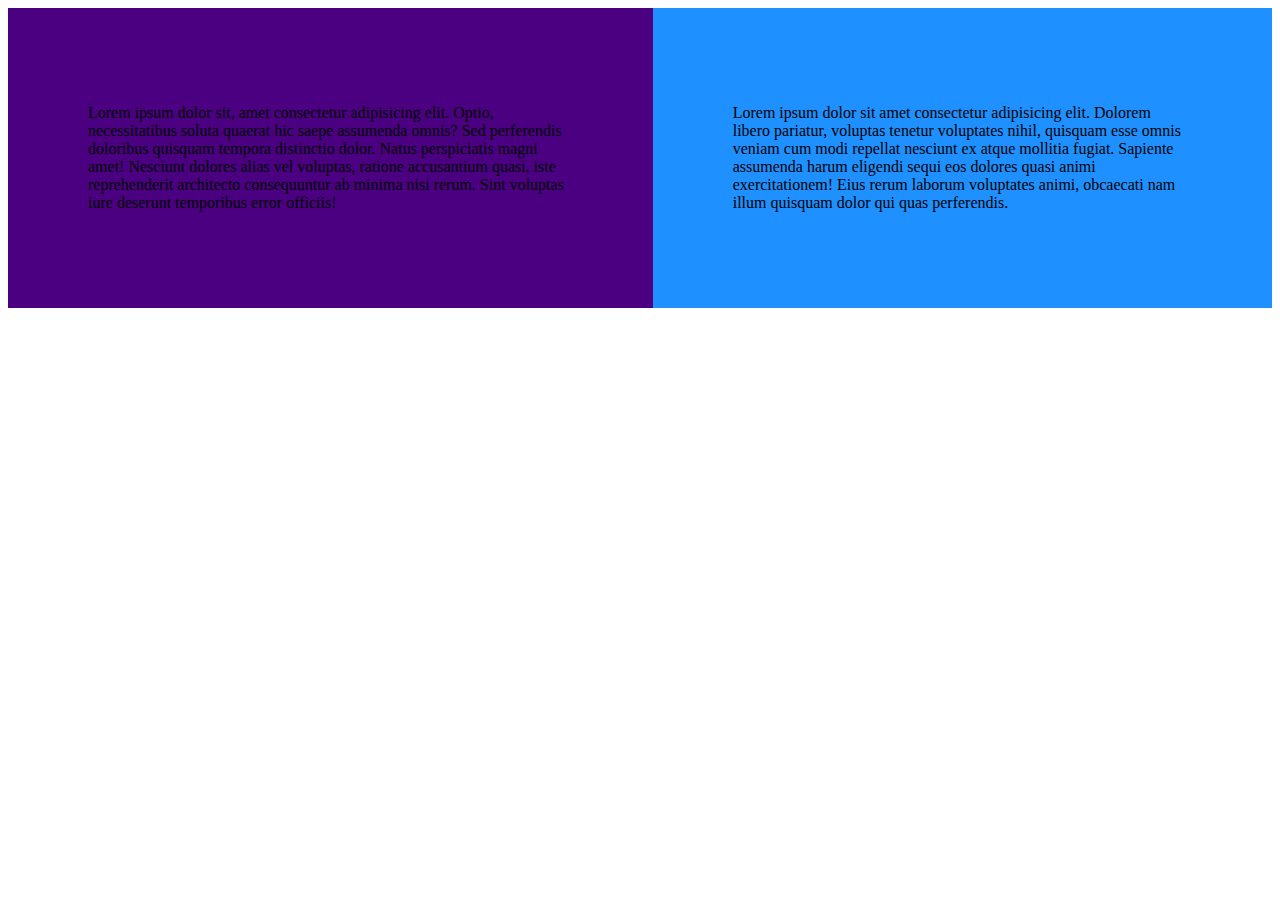
<file: Layout/11-Media Queries/Index.html>
<!DOCTYPE html>
<html lang="en">
<head>
   
    <title>Document</title>
    <link rel="stylesheet" href="style.css"
</head>
<body>
<div class="container">
    <div class="box">
        <p>Lorem ipsum dolor sit, amet consectetur adipisicing elit. Optio, necessitatibus soluta quaerat hic saepe assumenda omnis? Sed perferendis doloribus quisquam tempora distinctio dolor. Natus perspiciatis magni amet! Nesciunt dolores alias vel voluptas, ratione accusantium quasi, iste reprehenderit architecto consequuntur ab minima nisi rerum. Sint voluptas iure deserunt temporibus error officiis!</p>
    </div>
    <div class="box ">
        <p>Lorem ipsum dolor sit amet consectetur adipisicing elit. Dolorem libero pariatur, voluptas tenetur voluptates nihil, quisquam esse omnis veniam cum modi repellat nesciunt ex atque mollitia fugiat. Sapiente assumenda harum eligendi sequi eos dolores quasi animi exercitationem! Eius rerum laborum voluptates animi, obcaecati nam illum quisquam dolor qui quas perferendis.</p>
    </div>
</div>
</div>
  </div>
</body>
</html>
</file>
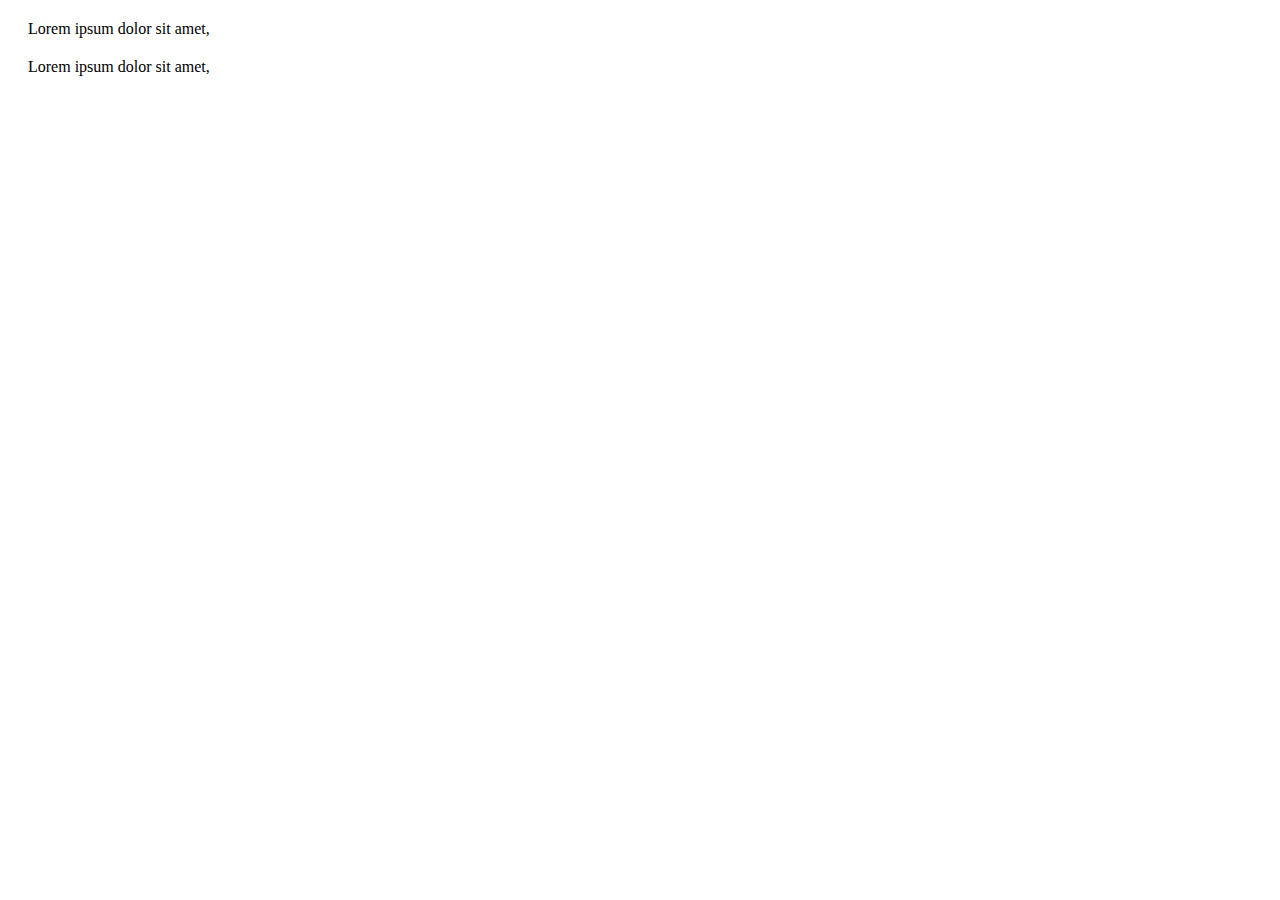
<file: Layout/2-Box-Model/index.html>
<!DOCTYPE html>
<html lang="en">
  <head>
    <title>Document</title>
    <!-- rel => relationship  -->
    <!-- href => HyperText Reference -->
    <link rel="stylesheet" href="style.css" />
  </head>
  <body>
    <p>Lorem ipsum dolor sit amet,</p>
    <p>Lorem ipsum dolor sit amet,</p>
  </body>
</html>
</file>
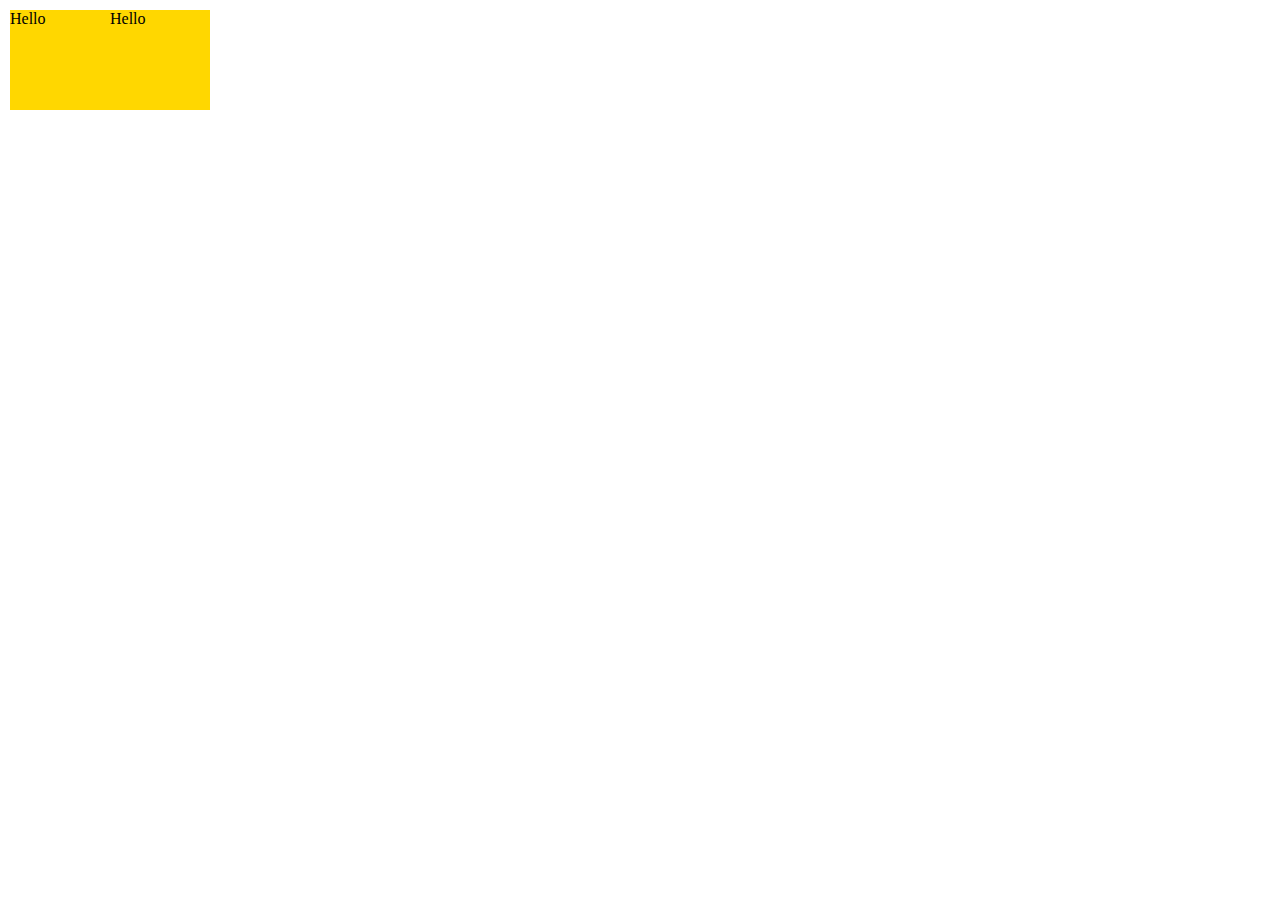
<file: Layout/3-Sizing-Elements/index.html>
<!DOCTYPE html>
<html lang="en">
  <head>
    <title>Document</title>
  </head>
  <link rel="stylesheet" href="style.css" />
  <body>
    <span class="box"></span><span class="box"></span>
  </body>
</html>
</file>
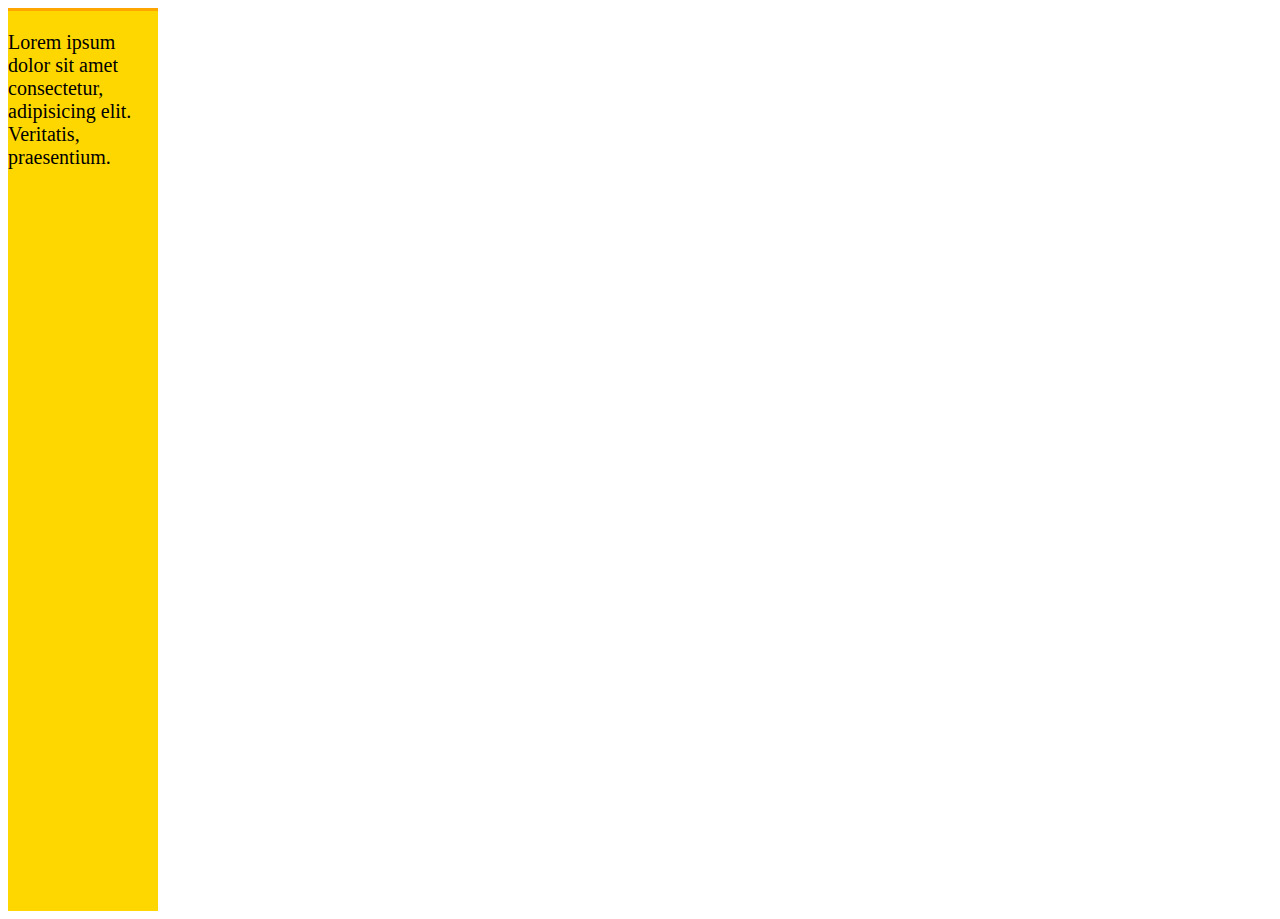
<file: Layout/5-Measurement Units/Index.html>
<!DOCTYPE html>
<html lang="en">
  <head>
    <title>Document</title>
    <link rel="stylesheet" href="style.css"
  </head>
  <body>
    <div class="box">
      <p>
        Lorem ipsum dolor sit amet consectetur, adipisicing elit. Veritatis,
        praesentium.
      </p>
    </div>
  </body>
</html>
</file>
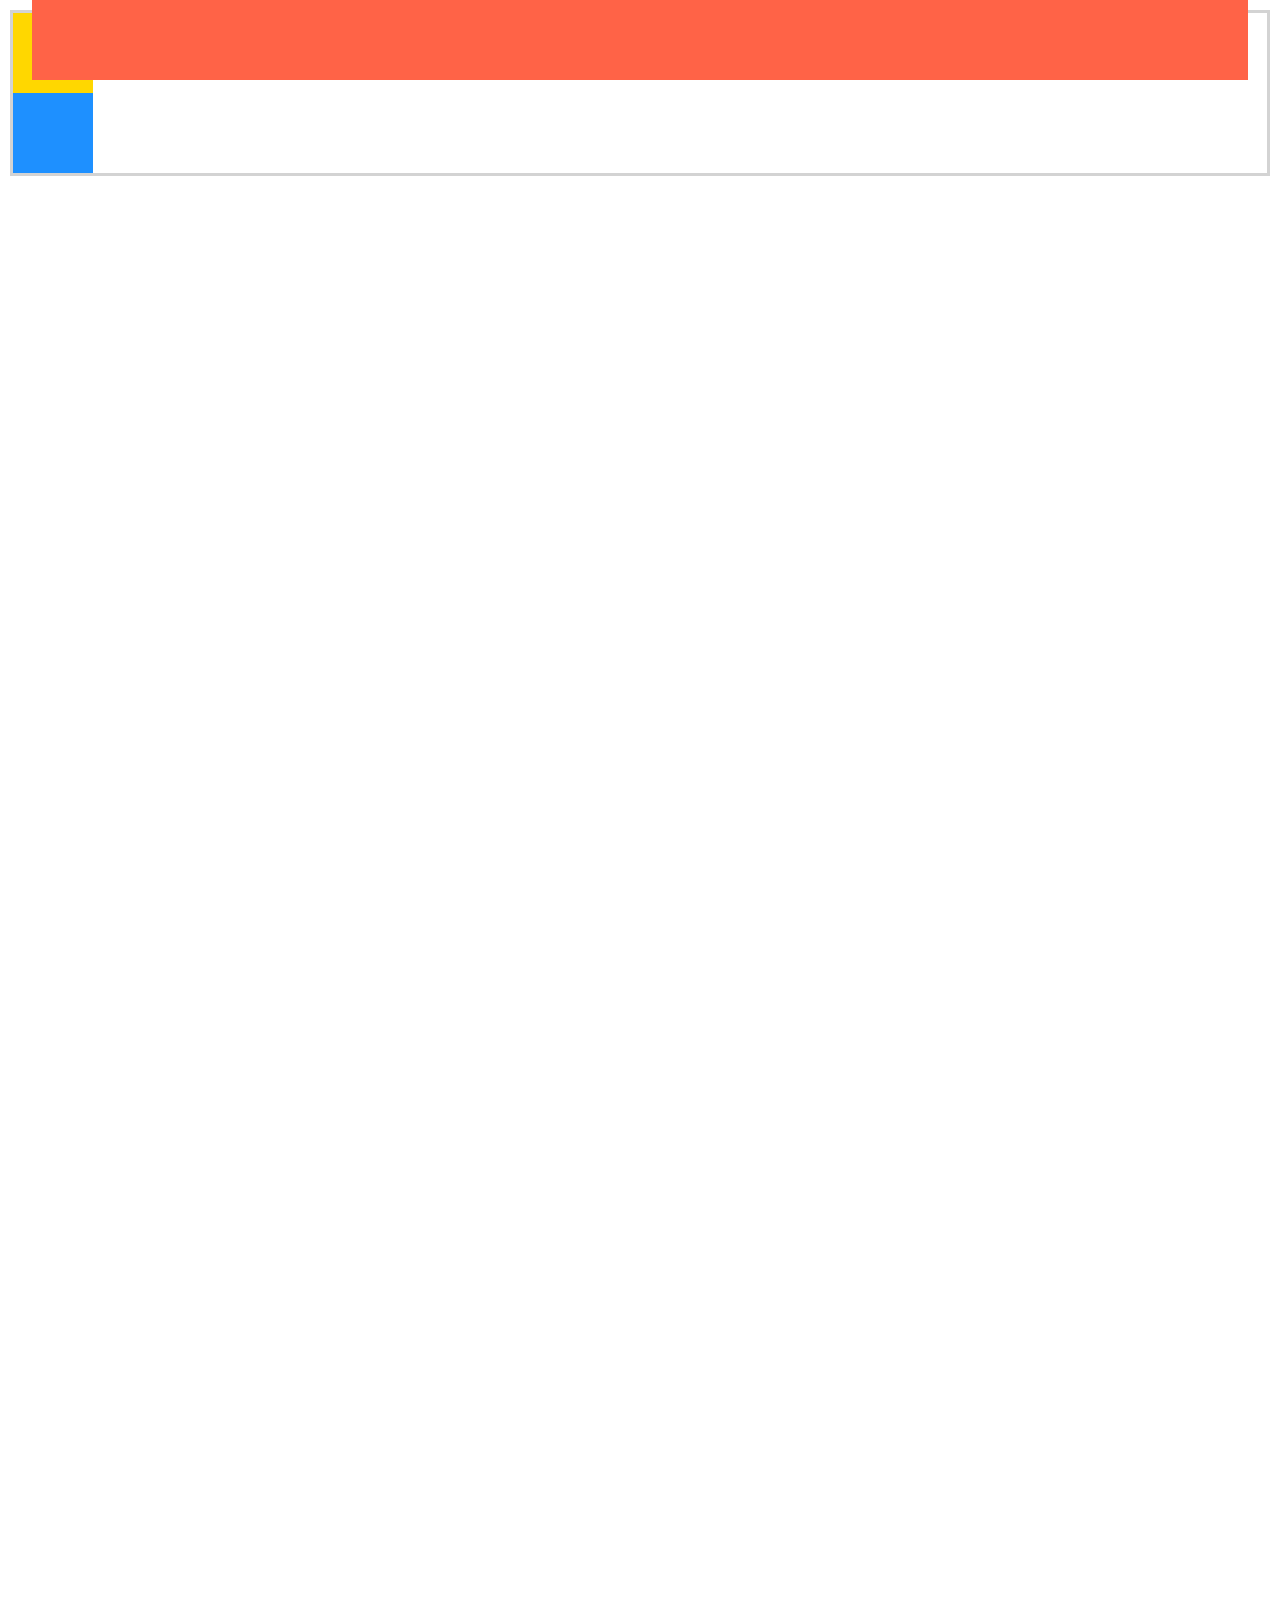
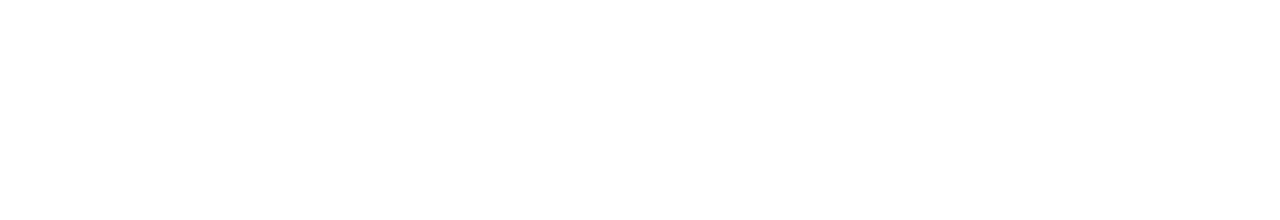
<file: Layout/6-Positioning/Index.html>
<!DOCTYPE html>
<html lang="en">
  <head>
    <title>Document</title>
    <link rel="stylesheet" href="style.css"
  </head>
  <body>
    <div class="boxes">
      <div class="box box-one"></div>
      <div class="box box-two"></div>
      <div class="box box-three"></div>
    </div>
  </body>
</html>
</file>
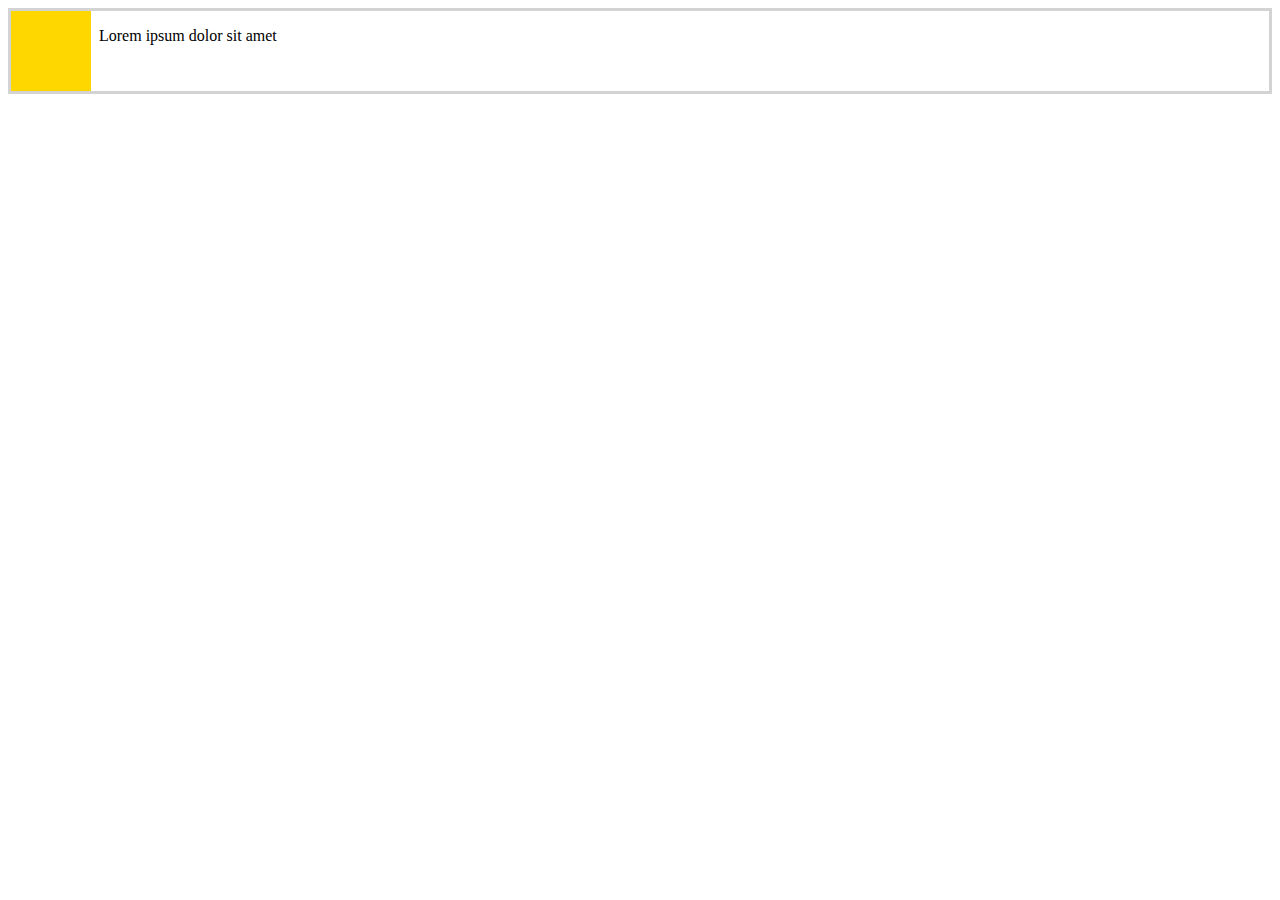
<file: Layout/7-Floating Elements/Index.html>
<!DOCTYPE html>
<html lang="en">
  <head>
    <title>Document</title>
    <link rel="stylesheet" href="style.css"
  </head>
  <body>
    <article class="tweet clearfix">
      <div class="avator"></div>
      <p>Lorem ipsum dolor sit amet</p>
    </article>
  </body>
</html>
</file>
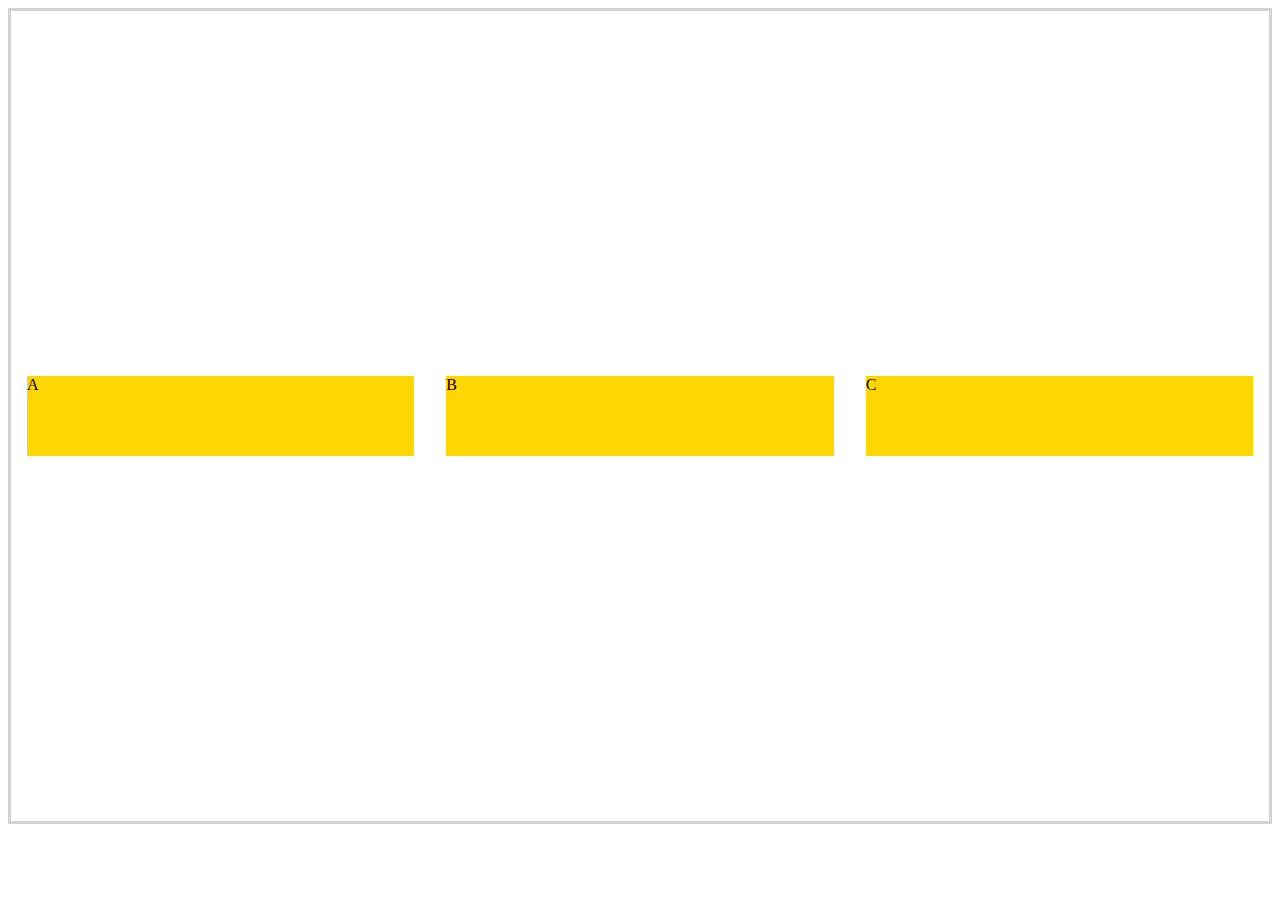
<file: Layout/8-Flexbox/Index.html>
<!DOCTYPE html>
<html lang="en">
<head>
    
    <title>Document</title>
    <link rel="stylesheet" href="style.css"
</head>
<body>
    <div class="container">
        <div class="box box-one">A</div>
        <div class="box">B</div>
        <div class="box">C</div>
        
        </div>
</body>
</html>
</file>
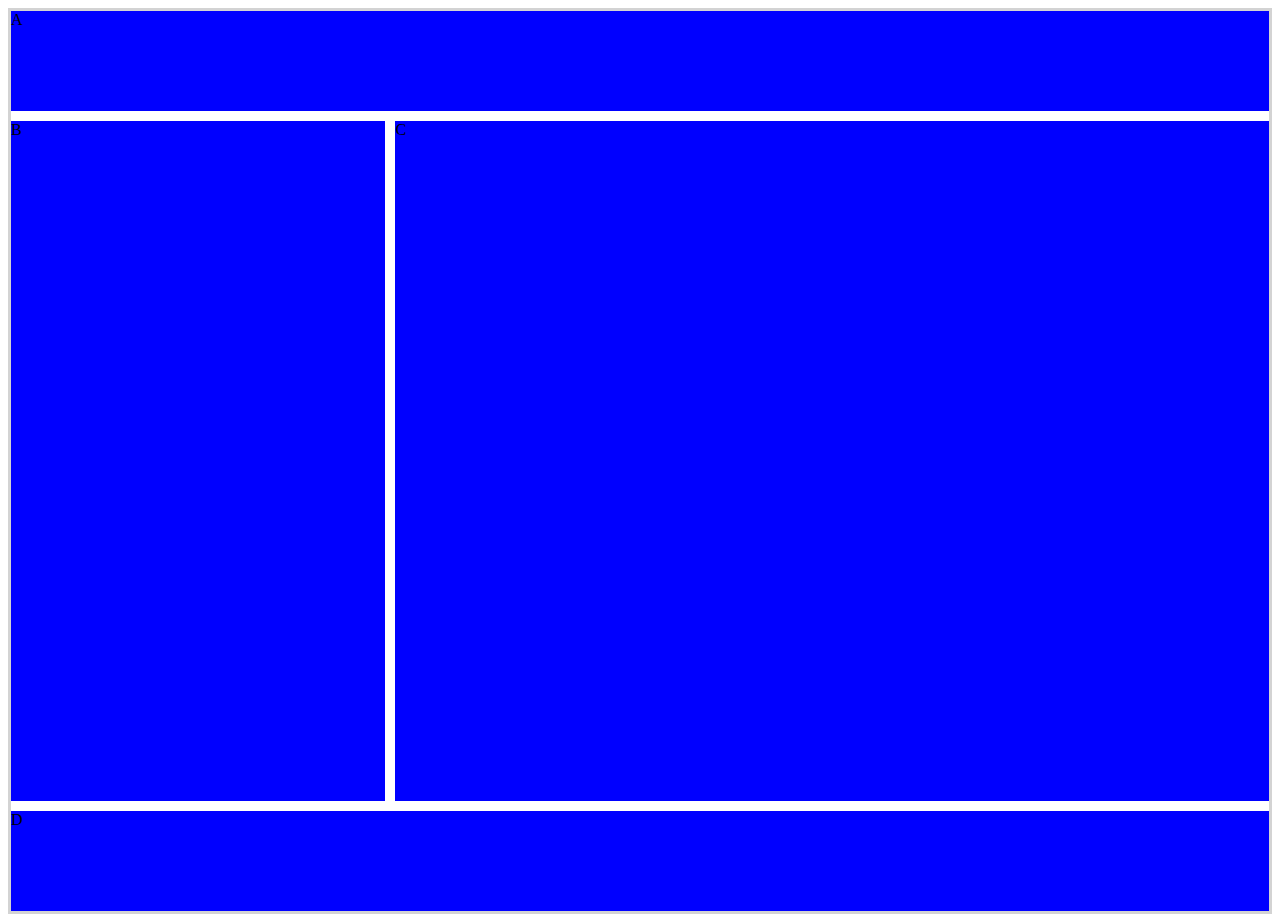
<file: Layout/9-Grid/Index.html>
<!DOCTYPE html>
<html lang="en">
<head>
<title>Document</title>
<link rel="stylesheet" href="style.css"
</head>
<body>
    <div class="container">
        <div class="box box-one">A</div>
        <div class="box">B</div>
        <div class="box">C</div>
        <div class="box box-four">D</div>
    </div>
    
    
</body>
</html>
</file>
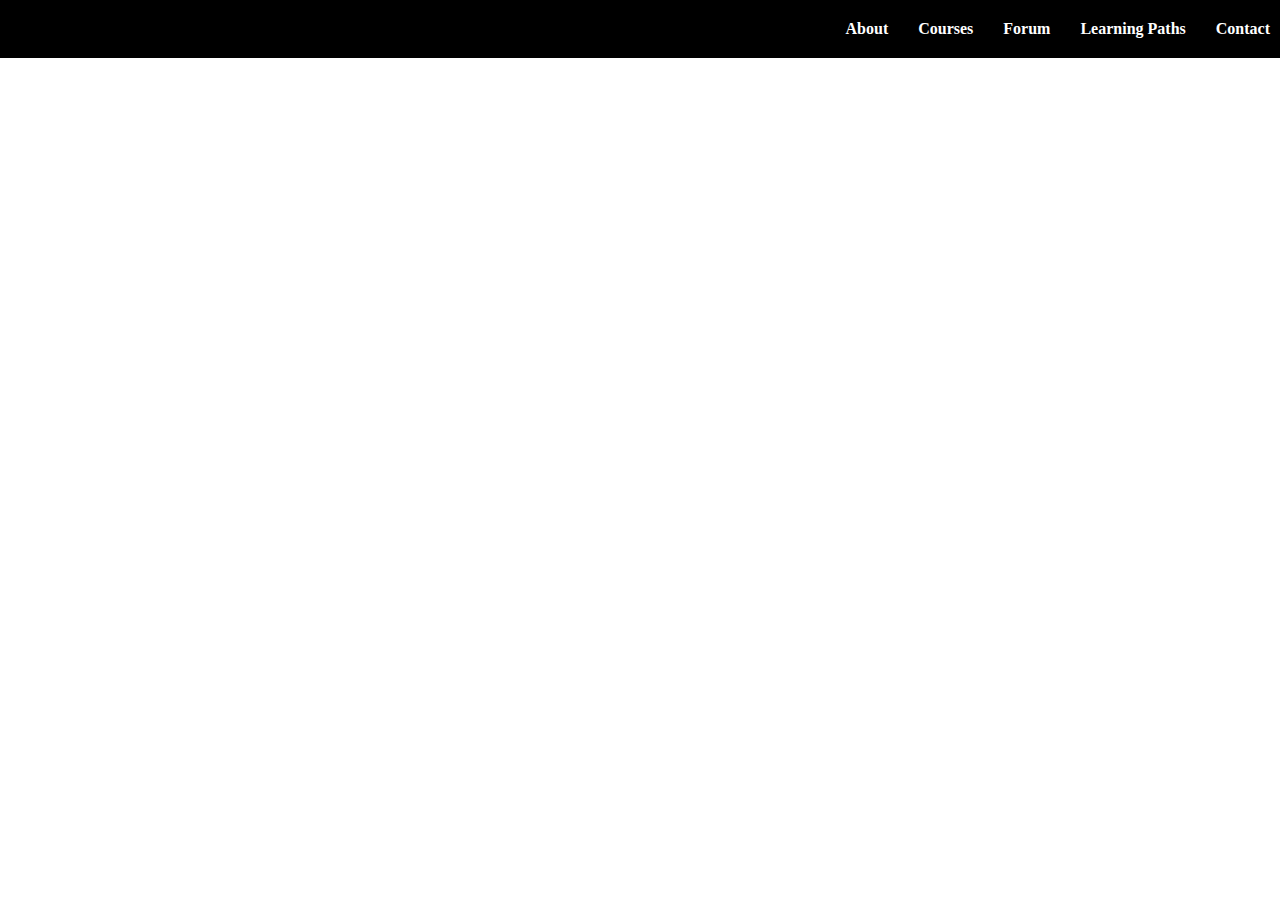
<file: Layout/Exercise-1 (Creating a navigation bar)/index.html>
<!DOCTYPE html>
<html lang="en">
  <head>
    <title>Document</title>
    <link rel="stylesheet" href="style.css"
  </head>
  <body>
    <div class="container">
      <div class="nav">
        <div class="item">About</div>
        <div class="item">Courses</div>
        <div class="item">Forum</div>
        <div class="item">Learning Paths</div>
        <div class="item">Contact</div>
      </div>
    </div>
  </body>
</html>
</file>
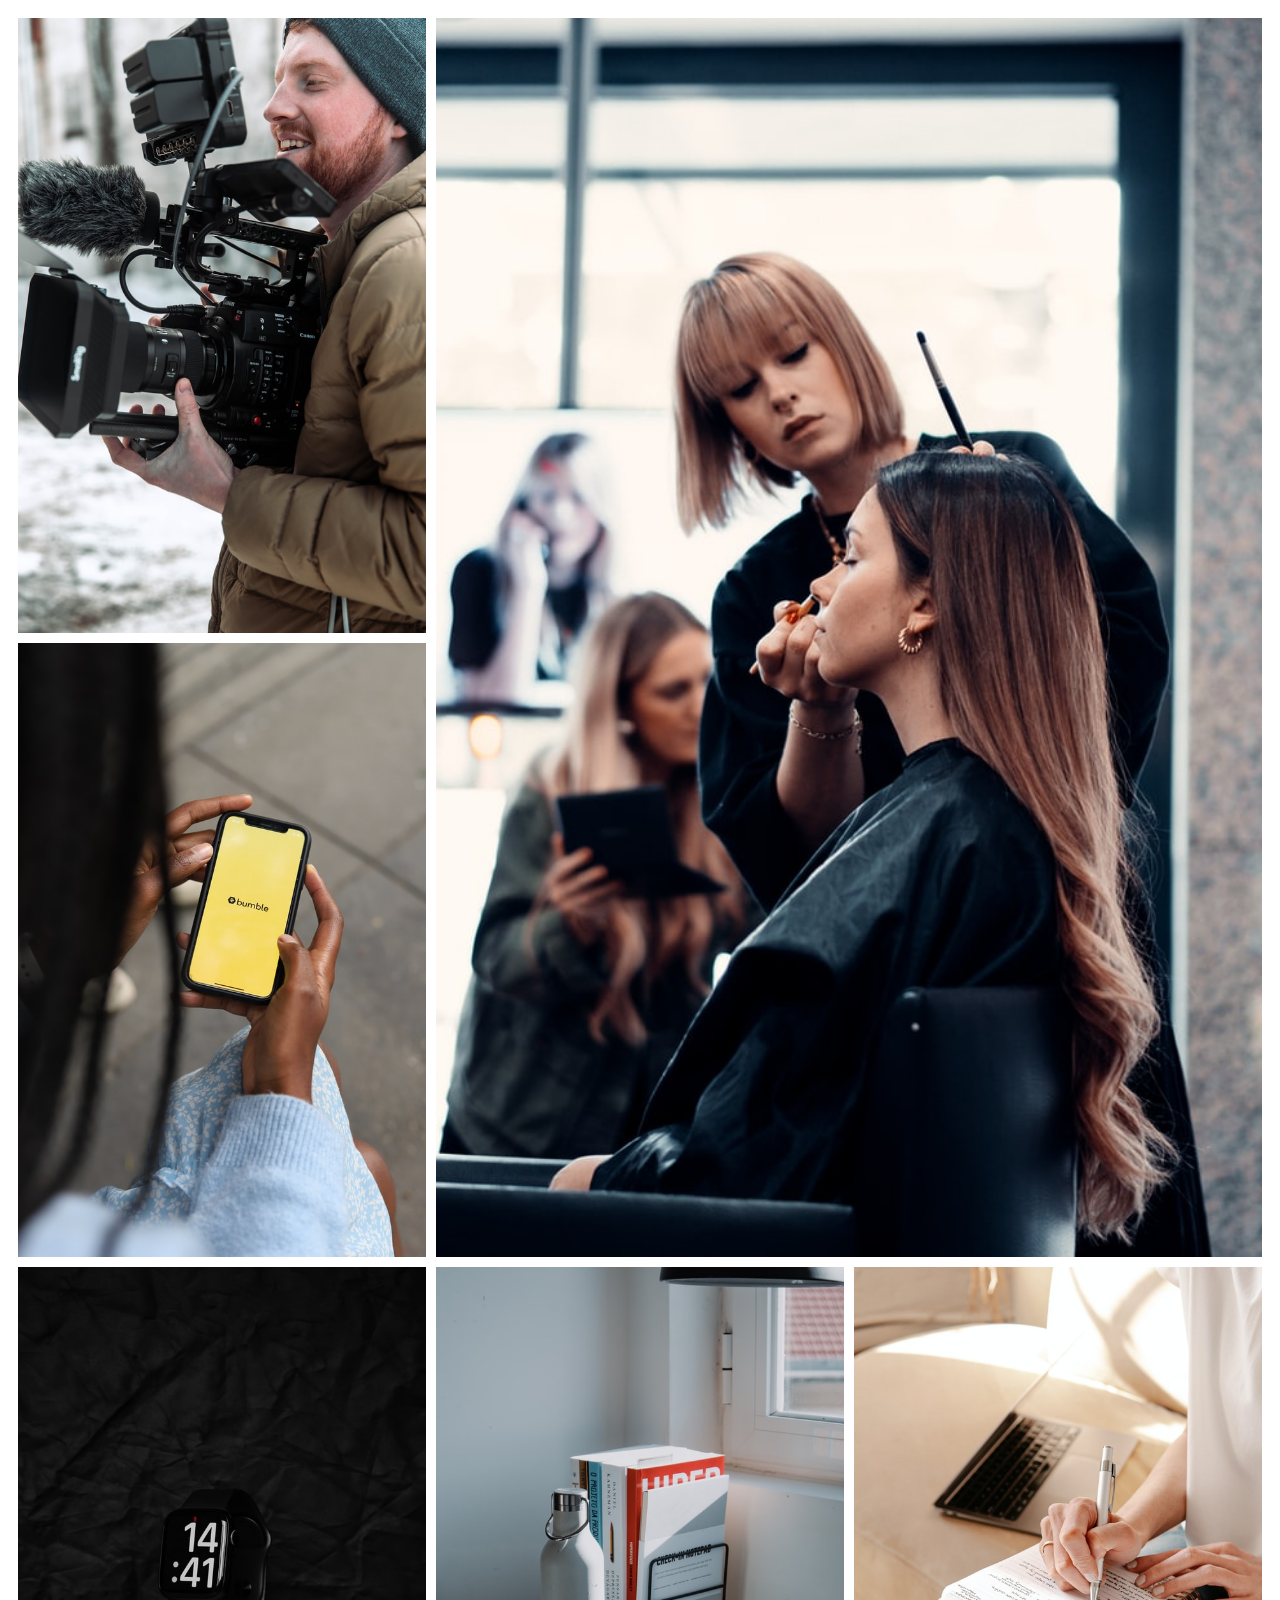
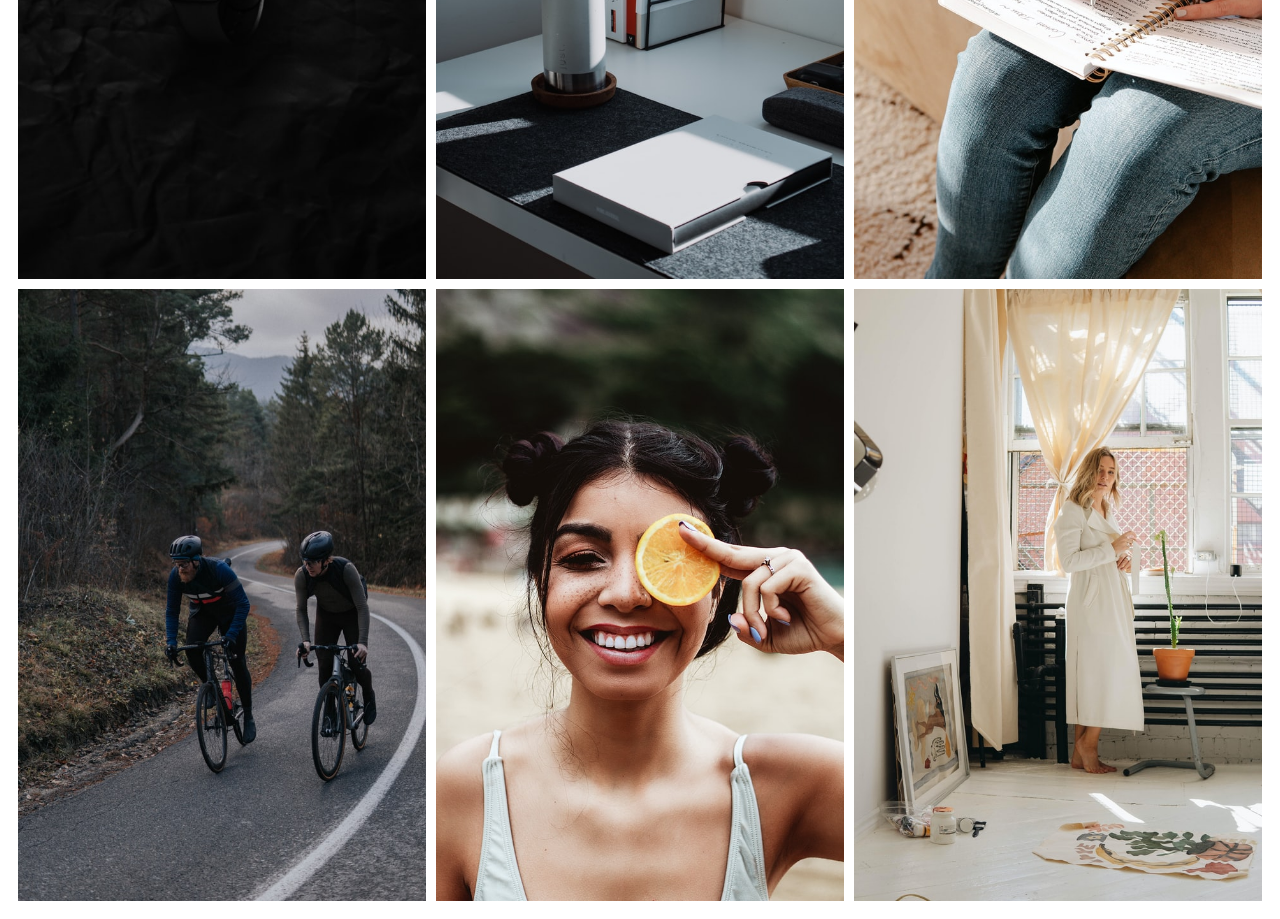
<file: Layout/Exercise-2/Index.html>
<!DOCTYPE html>
<html lang="en">
  <head>
    <title>Document</title>
    <link rel="stylesheet" href="style.css"
  </head>
  <body>
 <div class="container">
   <div class="grid-layout">
    <img  src="images/brady-rogers-LzpSZONdGOY-unsplash.jpg"  alt="">
    <img class="bigger" src="images/marvin-bellendorf-U4iOuzKIqDs-unsplash.jpg" class="image-2" alt="">
    <img src="images/good-faces-agency-tofAIcnYl0A-unsplash.jpg" class="image-3" alt="">
    <img src="images/klim-musalimov-_EiuWDwT3Qc-unsplash.jpg" alt="">
    <img src="images/nubelson-fernandes-7hKm4XMUIUM-unsplash.jpg" alt="">
    <img src="images/mathilde-langevin-tbzSgZbEuz4-unsplash.jpg" alt="">
    <img src="images/david-dvoracek-LPr1QM3JIgE-unsplash (1).jpg" alt="">
    <img src="images/caju-gomes-ei1b2XYs9IQ-unsplash.jpg" alt="">
    <img src="images/mathilde-langevin-oiyfHCXRyIw-unsplash.jpg" alt="">

   </div>
  </body>
</html>
</file>
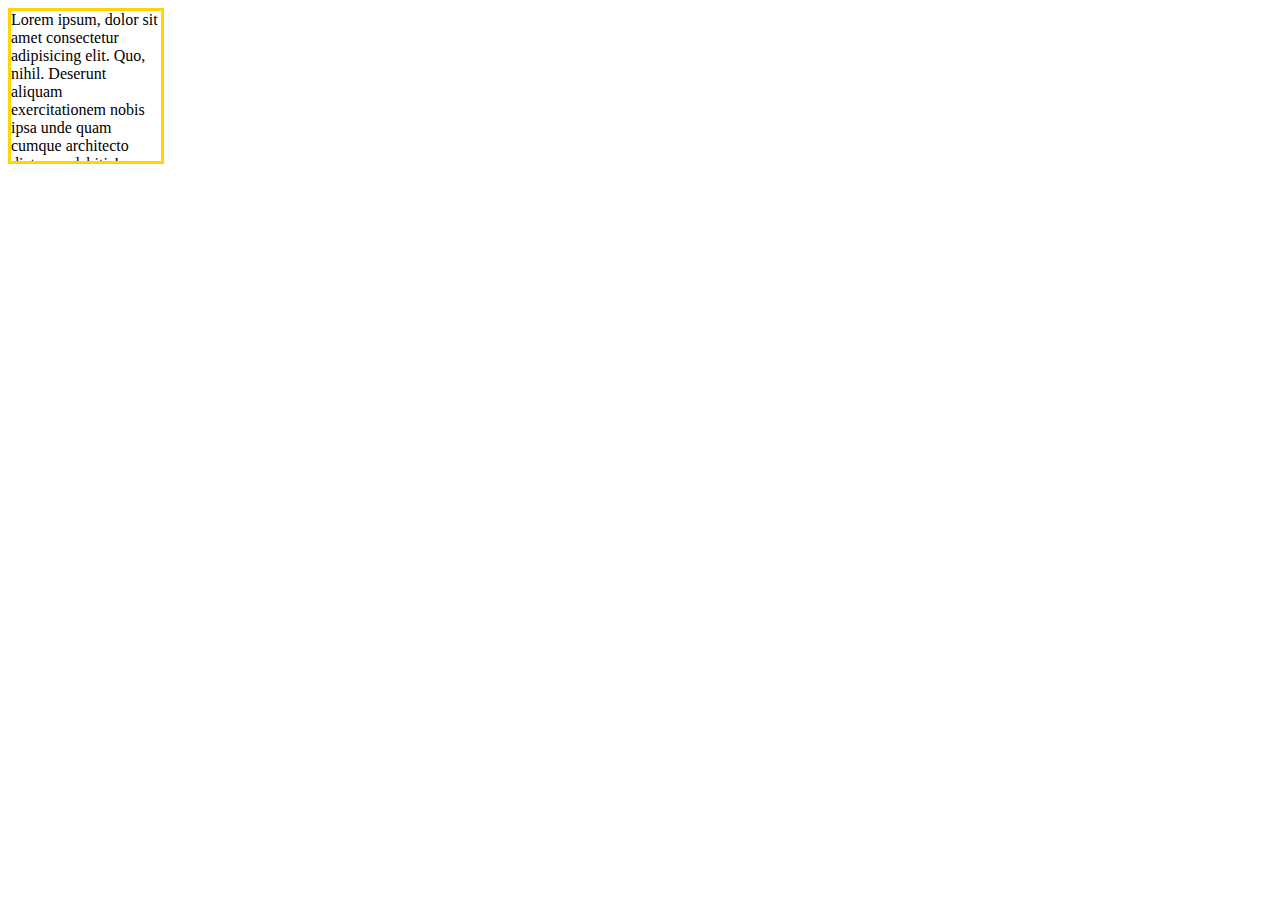
<file: Layout/4-Overflowing/Inex.html>
<!DOCTYPE html>
<html lang="en">
  <head>
    <title>Document</title>
    <link rel="stylesheet" href="style.css" />
  </head>
  <body>
    <div class="box">
      Lorem ipsum, dolor sit amet consectetur adipisicing elit. Quo, nihil.
      Deserunt aliquam exercitationem nobis ipsa unde quam cumque architecto
      dicta eos debitis! Officia, architecto. Ab doloribus consequatur nihil
      dolore molestiae ratione, quibusdam fugit animi mollitia deserunt
      assumenda iure excepturi veritatis tempora dolorum ex provident nobis
      voluptates. Molestiae quo maiores harum.
    </div>
  </body>
</html>
</file>
<file: Layout/11-Media Queries/style.css>
.container {
  display: flex;
  flex-direction: column;
}
.box {
  background-color: gold;
  padding: 5rem;
}
.box:nth-of-type(2) {
  background-color: dodgerblue;
}
@media screen and (min-width: 600px) {
  .container {
    flex-direction: row;
  }
}
@media screen and (min-width: 900px) {
  .container {
    flex-direction: row;
  }
  .box {
    background-color: indigo;
  }
}
@media print {
  body {
    font-size: 12pt;
  }
  .box {
    padding: 0.5cm;
  }
}
</file>
<file: Layout/2-Box-Model/style.css>
p{
    margin: 20px;
    padding: 0px;
}
</file>
<file: Layout/3-Sizing-Elements/style.css>
*, 
*::before,
 *::after
{
    box-sizing: border-box;
}
body{margin: 10px;} 
.box::before {
    content: "Hello";
}
.box{
    width: 100px;
    height: 100px; 
    background-color: gold;
    box-sizing: border-box;
    display: inline-block;


}
</file>
<file: Layout/5-Measurement Units/style.css>
html{
    font-size: 62.5%;
}
body{
}
.box{
    width: 15rem;
    height: 100vh;
    background-color: gold;
    border-top: 3px solid orange;
    font-size: 20px;
}
</file>
<file: Layout/6-Positioning/style.css>
body{
    margin: 10px;
    height: 200vh;
}
.boxes{
    border: 3px solid lightgray;
    position: relative;
}
.box{
    width: 5rem;
    height: 5rem;
}
.box-one{
    background-color: gold;
    
}
.box-two{
    background-color: tomato;
    position: fixed;
    top: 0;
    z-index: 1;
    left: 2rem;
    right: 2rem;
    width: auto;
}
.box-three{
    background-color: dodgerblue;
}
</file>
<file: Layout/7-Floating Elements/style.css>
.avator {
  height: 5rem;
  width: 5rem;
  background-color: gold;
  float: left;
  margin-right: 0.5rem;
}
.tweet {
  border: 3px solid lightgray;
}
.clearfix::after {
  content: "";
  display: block;
  clear: both;
}
</file>
<file: Layout/8-Flexbox/style.css>
.container {
  border: 3px solid lightgrey;
  display: flex;
  flex-direction: row;
  justify-content: center;
  align-items: center;
  height: 90vh;
}
.box {
  width: 5rem;
  height: 5rem;
  background-color: gold;
  margin: 1rem;
  flex-basis: 15rem;
  flex-shrink: 1;
  flex-grow: 1;
  flex: 1 1 15rem;
}
</file>
<file: Layout/9-Grid/style.css>
.container {
  display: grid;
  grid-template: 100px auto 100px / 30fr 70fr;
  border: 3px solid lightgrey;
  height: 100vh;
  gap: 10px;
  grid-template-areas:
    "Header Header"
    "Sidebar main"
    "footer footer";
    
}
.box {
  background: blue;
}
.box-one {
  grid-area: 1/1/1/3;
}
.box-four {
  grid-area: footer;
}
</file>
<file: Layout/Exercise-1 (Creating a navigation bar)/style.css>
body {
  margin: 0;
}

.item {
  padding: 10px;
  margin-right: 10px;
}

.nav {
  width: 100%;
  color: white;
  font-weight: 600;
  text-align: center;
}

/*  This styles apply only if the screen size is less than 300px*/
@media only screen and (max-device-width: 320px) {
  .nav {
    background-color: black;
  }
}

/* This style apply only if the screen size is higher than 300px */
@media only screen and (min-device-width: 768px) {
  .nav {
    display: flex;
    justify-content: flex-end;
    padding: 10px;
    background-color: black;
  }
}
</file>
<file: Layout/Exercise-2/style.css>
.container {
  height: auto;
  width: auto;
}

img {
  height: 100%;
  width: 100%;

}

/*  This styles apply only if the screen size is less than 300px*/
@media only screen and (max-device-width: 425px) {
  .grid-layout {
    display: grid;
    grid-template-rows: repeat(9, auto);
  }
}

/* This style apply only if the screen size is higher than 300px */
@media only screen and (min-device-width: 425px) {
  .grid-layout {
    display: grid;
    grid-template-rows: repeat(5, auto);
    grid-template-columns: repeat(2, auto);
    column-gap: 10px;
    row-gap: 10px;
    padding: 10px;
  }
}
@media only screen and (min-device-width: 1024px) {
  .grid-layout {
    display: grid;
    grid-gap: 10px;
    grid-template-rows: repeat(4, auto);
    grid-template-columns: repeat(3, auto);
  }

  .bigger {
    /* Method 1:
    grid-row : start row/End row
    grid-column : start column/End column */

    /* grid-row: 1 / 3;  */
    /* grid-column: 2 / 4; */

    /* Method 2:
    grid-area : start row/start column/end row/ end column */

    /* grid-area: 1/2/3/4; */

    /* Method 3: */
    grid-row: 1 / span 2;
    grid-column: 2 / span 2;
  }
}
</file>
<file: Layout/4-Overflowing/style.css>
.box{
    border: 3px solid gold;
    width: 150px;
    height: 150px;
    overflow: hidden auto;
}
</file>
